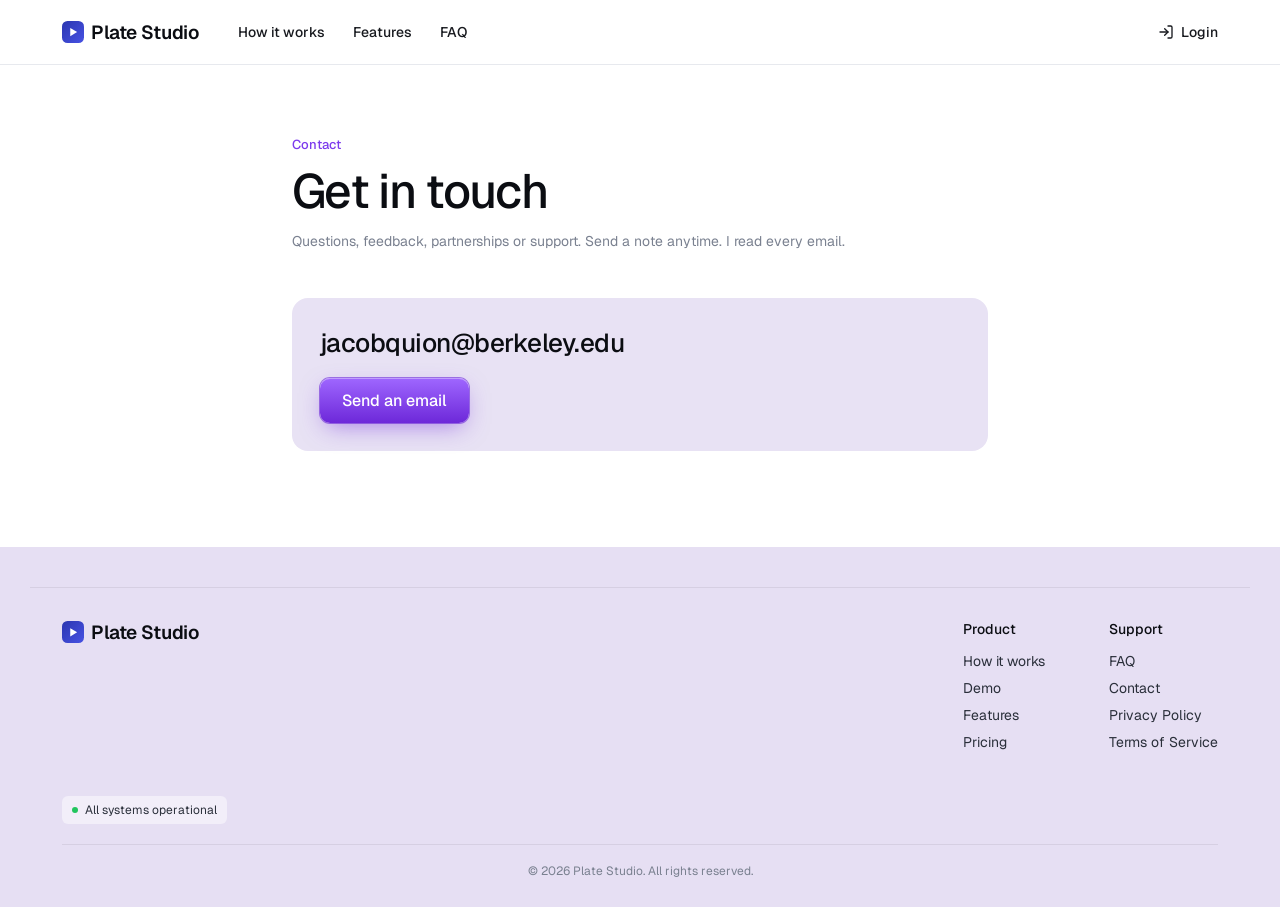
<file: contact.html>
<!doctype html>
<html lang="en">
<head>
  <meta charset="utf-8" />
  <meta name="viewport" content="width=device-width, initial-scale=1" />
  <title>Contact | Plate Studio</title>
  <meta name="description" content="Get in touch with Plate Studio. I read every email." />
  <link rel="icon" href="favicon.svg?v=3" type="image/svg+xml" />
  <link rel="apple-touch-icon" href="apple-touch-icon.png?v=3" />
  <link rel="preconnect" href="https://fonts.googleapis.com" />
  <link rel="preconnect" href="https://fonts.gstatic.com" crossorigin />
  <link href="https://fonts.googleapis.com/css2?family=EB+Garamond:ital,wght@0,400;0,500;1,400&family=Geist:wght@400;500;600&display=swap" rel="stylesheet" />
  <link rel="stylesheet" href="styles.css?v=15" />
</head>
<body>

  <!-- NAV -->
  <header class="nav is-scrolled" id="nav">
    <div class="container nav__inner">
      <a href="index.html" class="logo" aria-label="Plate Studio home">
        <span class="logo__mark" aria-hidden="true"></span>Plate Studio
      </a>
      <nav class="nav__links" aria-label="Primary">
        <a href="index.html#how">How it works</a>
        <a href="index.html#features">Features</a>
        <a href="index.html#faq">FAQ</a>
      </nav>
      <a href="https://platestudioapp.vercel.app/" class="nav__login"><svg width="16" height="16" viewBox="0 0 24 24" fill="none" stroke="currentColor" stroke-width="2" stroke-linecap="round" stroke-linejoin="round" aria-hidden="true"><path d="M15 3h4a2 2 0 0 1 2 2v14a2 2 0 0 1-2 2h-4"/><polyline points="10 17 15 12 10 7"/><line x1="15" y1="12" x2="3" y2="12"/></svg>Login</a>
    </div>
  </header>

  <main class="page">
    <div class="container">
      <p class="page__eyebrow">Contact</p>
      <h1 class="heading">Get in touch</h1>
      <p class="page__meta">Questions, feedback, partnerships or support. Send a note anytime. I read every email.</p>
      <div class="contact-card">
        <a class="contact-card__email" href="mailto:jacobquion@berkeley.edu">jacobquion@berkeley.edu</a>
        <div class="contact-card__actions">
          <a href="mailto:jacobquion@berkeley.edu" class="btn btn--blue btn--lg" id="send-email">Send an email</a>
          <p class="copied" id="copied" role="status" aria-live="polite"></p>
        </div>
      </div>
    </div>
  </main>

  <!-- FOOTER -->
  <footer class="footer">
    <div class="container">
      <div class="footer__grid">
        <a href="index.html" class="logo logo--dark"><span class="logo__mark" aria-hidden="true"></span>Plate Studio</a>
        <div class="footer__cols">
          <div><h4>Product</h4><a href="index.html#how">How it works</a><a href="index.html#demo">Demo</a><a href="index.html#features">Features</a><a href="pricing.html">Pricing</a></div>
          <div><h4>Support</h4><a href="index.html#faq">FAQ</a><a href="contact.html">Contact</a><a href="privacy.html">Privacy Policy</a><a href="terms.html">Terms of Service</a></div>
        </div>
      </div>
      <p class="status-ok"><span></span>All systems operational</p>
      <div class="footer__bottom">
        <p>© <span id="year"></span> Plate Studio. All rights reserved.</p>
      </div>
    </div>
  </footer>

  <script>
    document.getElementById("year").textContent = new Date().getFullYear();

    // Copy the address too, for people without a mail app set up
    const copied = document.getElementById("copied");
    let hideTimer;
    document.getElementById("send-email").addEventListener("click", () => {
      navigator.clipboard?.writeText("jacobquion@berkeley.edu").then(() => {
        copied.textContent = "Copied to clipboard";
        copied.classList.add("is-on");
        clearTimeout(hideTimer);
        hideTimer = setTimeout(() => copied.classList.remove("is-on"), 2500);
      }).catch(() => {});
    });
  </script>
</body>
</html>
</file>
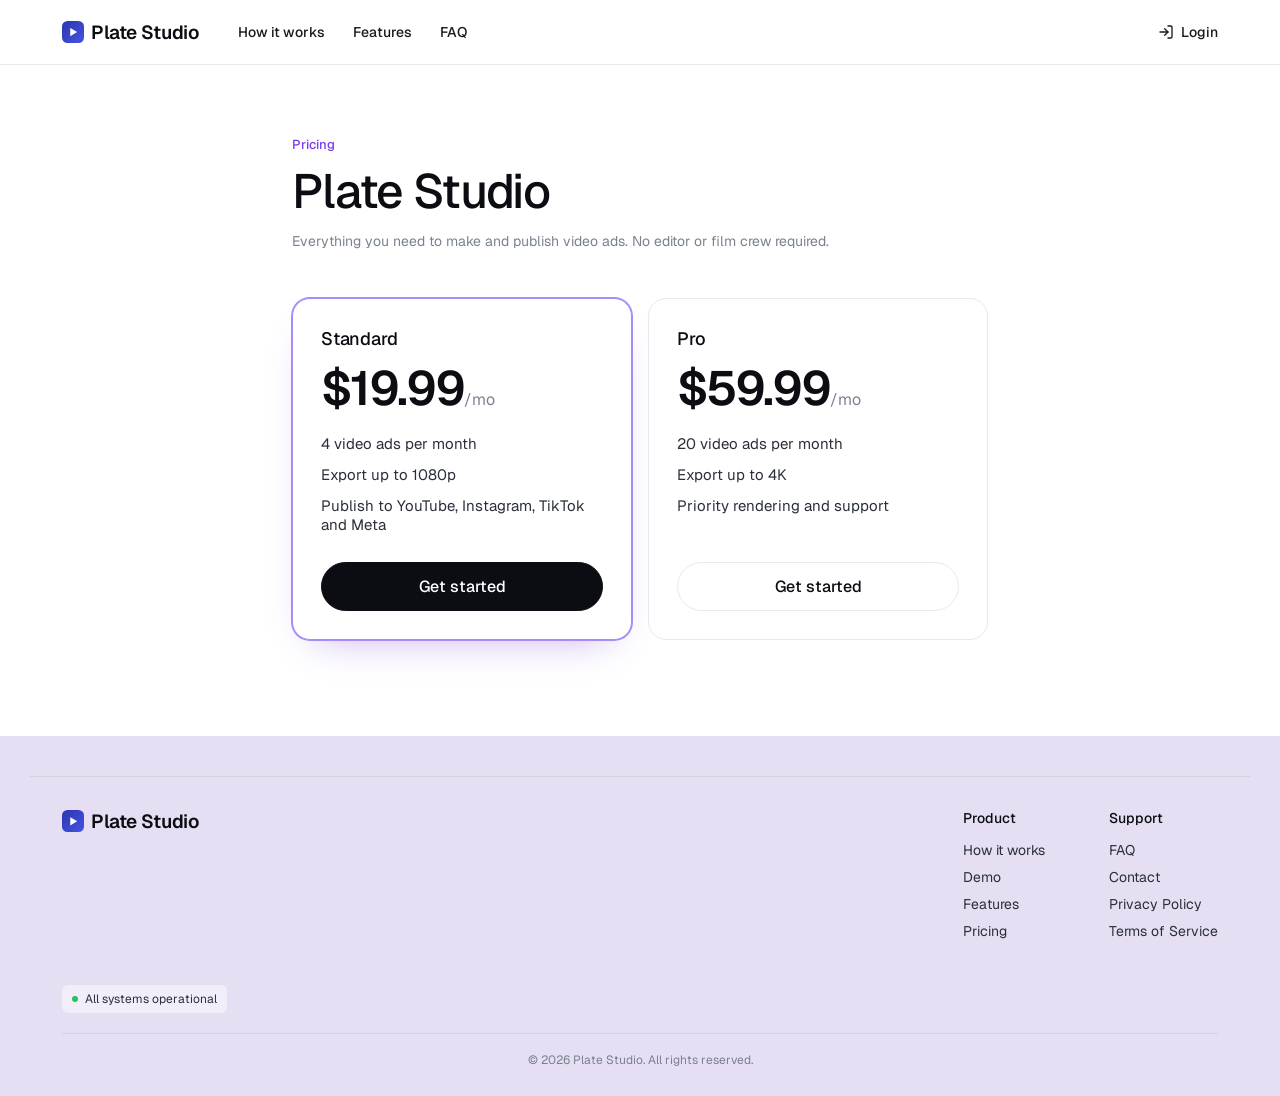
<file: pricing.html>
<!doctype html>
<html lang="en">
<head>
  <meta charset="utf-8" />
  <meta name="viewport" content="width=device-width, initial-scale=1" />
  <title>Pricing | Plate Studio</title>
  <meta name="description" content="Simple monthly pricing for Plate Studio: Standard at $19.99 and Pro at $59.99." />
  <link rel="icon" href="favicon.svg?v=3" type="image/svg+xml" />
  <link rel="apple-touch-icon" href="apple-touch-icon.png?v=3" />
  <link rel="preconnect" href="https://fonts.googleapis.com" />
  <link rel="preconnect" href="https://fonts.gstatic.com" crossorigin />
  <link href="https://fonts.googleapis.com/css2?family=EB+Garamond:ital,wght@0,400;0,500;1,400&family=Geist:wght@400;500;600&display=swap" rel="stylesheet" />
  <link rel="stylesheet" href="styles.css?v=15" />
</head>
<body>

  <!-- NAV -->
  <header class="nav is-scrolled" id="nav">
    <div class="container nav__inner">
      <a href="index.html" class="logo" aria-label="Plate Studio home">
        <span class="logo__mark" aria-hidden="true"></span>Plate Studio
      </a>
      <nav class="nav__links" aria-label="Primary">
        <a href="index.html#how">How it works</a>
        <a href="index.html#features">Features</a>
        <a href="index.html#faq">FAQ</a>
      </nav>
      <a href="https://platestudioapp.vercel.app/" class="nav__login"><svg width="16" height="16" viewBox="0 0 24 24" fill="none" stroke="currentColor" stroke-width="2" stroke-linecap="round" stroke-linejoin="round" aria-hidden="true"><path d="M15 3h4a2 2 0 0 1 2 2v14a2 2 0 0 1-2 2h-4"/><polyline points="10 17 15 12 10 7"/><line x1="15" y1="12" x2="3" y2="12"/></svg>Login</a>
    </div>
  </header>

  <main class="page">
    <div class="container">
      <p class="page__eyebrow">Pricing</p>
      <h1 class="heading">Plate Studio</h1>
      <p class="page__meta">Everything you need to make and publish video ads. No editor or film crew required.</p>
      <div class="plans">
        <div class="plan plan--featured">
          <h2 class="plan__name">Standard</h2>
          <p class="plan__price">$19.99<small>/mo</small></p>
          <ul class="plan__list">
            <li>4 video ads per month</li>
            <li>Export up to 1080p</li>
            <li>Publish to YouTube, Instagram, TikTok and Meta</li>
          </ul>
          <a href="https://platestudioapp.vercel.app/" class="plan__btn plan__btn--solid">Get started</a>
        </div>
        <div class="plan">
          <h2 class="plan__name">Pro</h2>
          <p class="plan__price">$59.99<small>/mo</small></p>
          <ul class="plan__list">
            <li>20 video ads per month</li>
            <li>Export up to 4K</li>
            <li>Priority rendering and support</li>
          </ul>
          <a href="https://platestudioapp.vercel.app/" class="plan__btn">Get started</a>
        </div>
      </div>
    </div>
  </main>

  <!-- FOOTER -->
  <footer class="footer">
    <div class="container">
      <div class="footer__grid">
        <a href="index.html" class="logo logo--dark"><span class="logo__mark" aria-hidden="true"></span>Plate Studio</a>
        <div class="footer__cols">
          <div><h4>Product</h4><a href="index.html#how">How it works</a><a href="index.html#demo">Demo</a><a href="index.html#features">Features</a><a href="pricing.html">Pricing</a></div>
          <div><h4>Support</h4><a href="index.html#faq">FAQ</a><a href="contact.html">Contact</a><a href="privacy.html">Privacy Policy</a><a href="terms.html">Terms of Service</a></div>
        </div>
      </div>
      <p class="status-ok"><span></span>All systems operational</p>
      <div class="footer__bottom">
        <p>© <span id="year"></span> Plate Studio. All rights reserved.</p>
      </div>
    </div>
  </footer>

  <script>document.getElementById("year").textContent = new Date().getFullYear();</script>
</body>
</html>
</file>
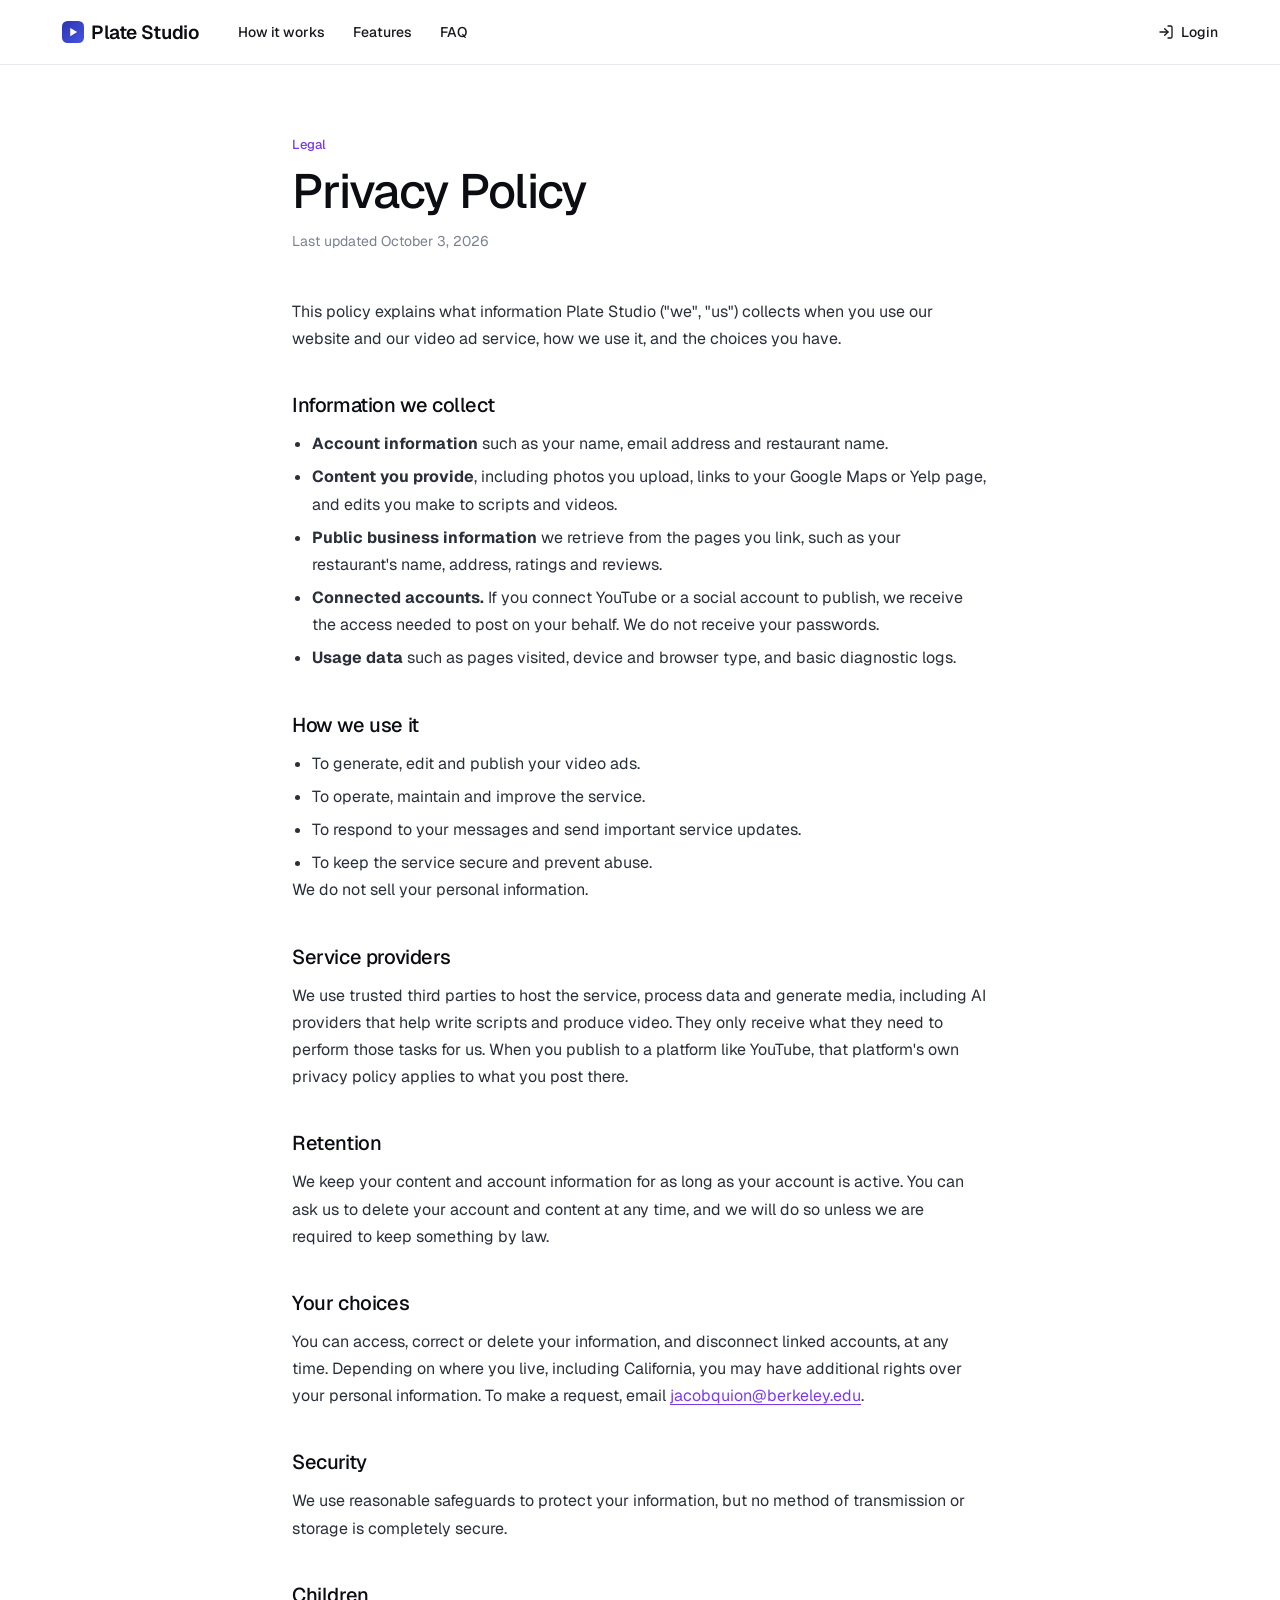
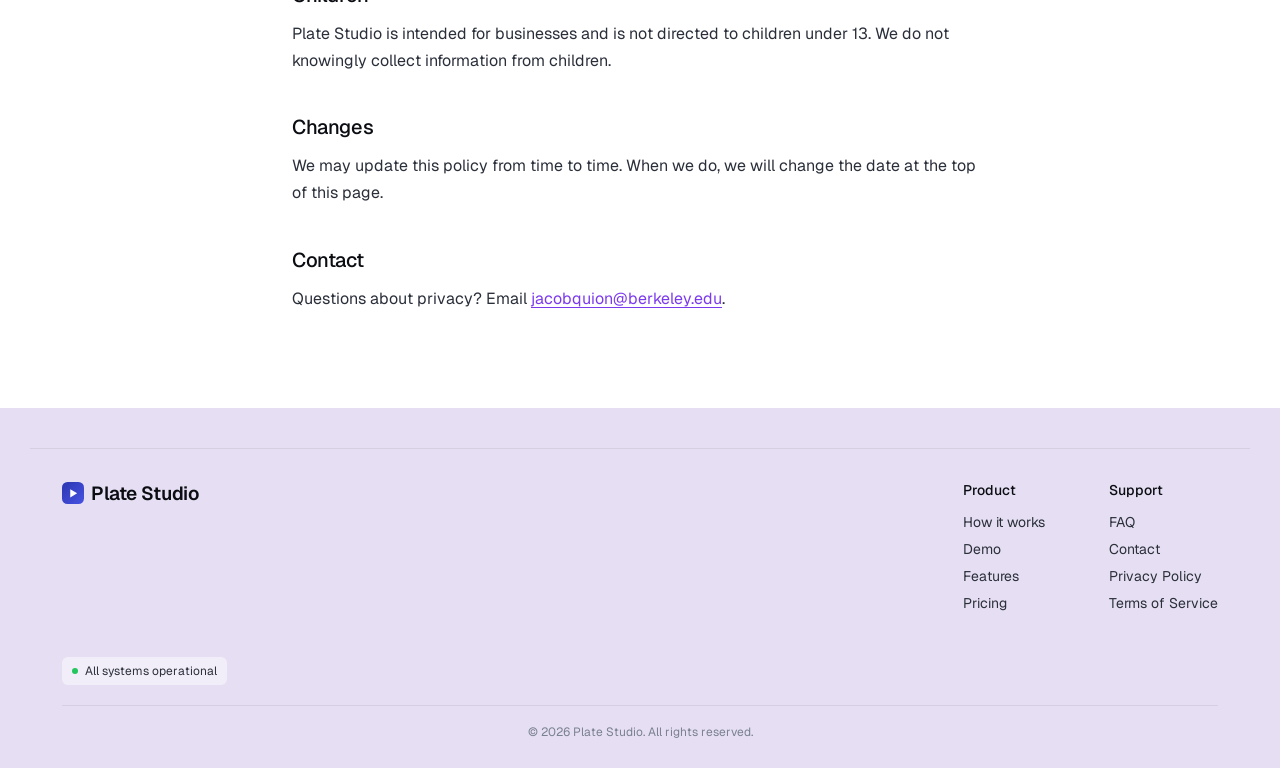
<file: privacy.html>
<!doctype html>
<html lang="en">
<head>
  <meta charset="utf-8" />
  <meta name="viewport" content="width=device-width, initial-scale=1" />
  <title>Privacy Policy | Plate Studio</title>
  <meta name="description" content="How Plate Studio collects, uses and protects your information." />
  <link rel="icon" href="favicon.svg?v=3" type="image/svg+xml" />
  <link rel="apple-touch-icon" href="apple-touch-icon.png?v=3" />
  <link rel="preconnect" href="https://fonts.googleapis.com" />
  <link rel="preconnect" href="https://fonts.gstatic.com" crossorigin />
  <link href="https://fonts.googleapis.com/css2?family=EB+Garamond:ital,wght@0,400;0,500;1,400&family=Geist:wght@400;500;600&display=swap" rel="stylesheet" />
  <link rel="stylesheet" href="styles.css?v=15" />
</head>
<body>

  <!-- NAV -->
  <header class="nav is-scrolled" id="nav">
    <div class="container nav__inner">
      <a href="index.html" class="logo" aria-label="Plate Studio home">
        <span class="logo__mark" aria-hidden="true"></span>Plate Studio
      </a>
      <nav class="nav__links" aria-label="Primary">
        <a href="index.html#how">How it works</a>
        <a href="index.html#features">Features</a>
        <a href="index.html#faq">FAQ</a>
      </nav>
      <a href="https://platestudioapp.vercel.app/" class="nav__login"><svg width="16" height="16" viewBox="0 0 24 24" fill="none" stroke="currentColor" stroke-width="2" stroke-linecap="round" stroke-linejoin="round" aria-hidden="true"><path d="M15 3h4a2 2 0 0 1 2 2v14a2 2 0 0 1-2 2h-4"/><polyline points="10 17 15 12 10 7"/><line x1="15" y1="12" x2="3" y2="12"/></svg>Login</a>
    </div>
  </header>

  <main class="page">
    <div class="container">
      <p class="page__eyebrow">Legal</p>
      <h1 class="heading">Privacy Policy</h1>
      <p class="page__meta">Last updated October 3, 2026</p>
      <div class="prose">
        <p>This policy explains what information Plate Studio ("we", "us") collects when you use our website and our video ad service, how we use it, and the choices you have.</p>

        <h2>Information we collect</h2>
        <ul>
          <li><b>Account information</b> such as your name, email address and restaurant name.</li>
          <li><b>Content you provide</b>, including photos you upload, links to your Google Maps or Yelp page, and edits you make to scripts and videos.</li>
          <li><b>Public business information</b> we retrieve from the pages you link, such as your restaurant's name, address, ratings and reviews.</li>
          <li><b>Connected accounts.</b> If you connect YouTube or a social account to publish, we receive the access needed to post on your behalf. We do not receive your passwords.</li>
          <li><b>Usage data</b> such as pages visited, device and browser type, and basic diagnostic logs.</li>
        </ul>

        <h2>How we use it</h2>
        <ul>
          <li>To generate, edit and publish your video ads.</li>
          <li>To operate, maintain and improve the service.</li>
          <li>To respond to your messages and send important service updates.</li>
          <li>To keep the service secure and prevent abuse.</li>
        </ul>
        <p>We do not sell your personal information.</p>

        <h2>Service providers</h2>
        <p>We use trusted third parties to host the service, process data and generate media, including AI providers that help write scripts and produce video. They only receive what they need to perform those tasks for us. When you publish to a platform like YouTube, that platform's own privacy policy applies to what you post there.</p>

        <h2>Retention</h2>
        <p>We keep your content and account information for as long as your account is active. You can ask us to delete your account and content at any time, and we will do so unless we are required to keep something by law.</p>

        <h2>Your choices</h2>
        <p>You can access, correct or delete your information, and disconnect linked accounts, at any time. Depending on where you live, including California, you may have additional rights over your personal information. To make a request, email <a href="mailto:jacobquion@berkeley.edu">jacobquion@berkeley.edu</a>.</p>

        <h2>Security</h2>
        <p>We use reasonable safeguards to protect your information, but no method of transmission or storage is completely secure.</p>

        <h2>Children</h2>
        <p>Plate Studio is intended for businesses and is not directed to children under 13. We do not knowingly collect information from children.</p>

        <h2>Changes</h2>
        <p>We may update this policy from time to time. When we do, we will change the date at the top of this page.</p>

        <h2>Contact</h2>
        <p>Questions about privacy? Email <a href="mailto:jacobquion@berkeley.edu">jacobquion@berkeley.edu</a>.</p>
      </div>
    </div>
  </main>

  <!-- FOOTER -->
  <footer class="footer">
    <div class="container">
      <div class="footer__grid">
        <a href="index.html" class="logo logo--dark"><span class="logo__mark" aria-hidden="true"></span>Plate Studio</a>
        <div class="footer__cols">
          <div><h4>Product</h4><a href="index.html#how">How it works</a><a href="index.html#demo">Demo</a><a href="index.html#features">Features</a><a href="pricing.html">Pricing</a></div>
          <div><h4>Support</h4><a href="index.html#faq">FAQ</a><a href="contact.html">Contact</a><a href="privacy.html">Privacy Policy</a><a href="terms.html">Terms of Service</a></div>
        </div>
      </div>
      <p class="status-ok"><span></span>All systems operational</p>
      <div class="footer__bottom">
        <p>© <span id="year"></span> Plate Studio. All rights reserved.</p>
      </div>
    </div>
  </footer>

  <script>document.getElementById("year").textContent = new Date().getFullYear();</script>
</body>
</html>
</file>
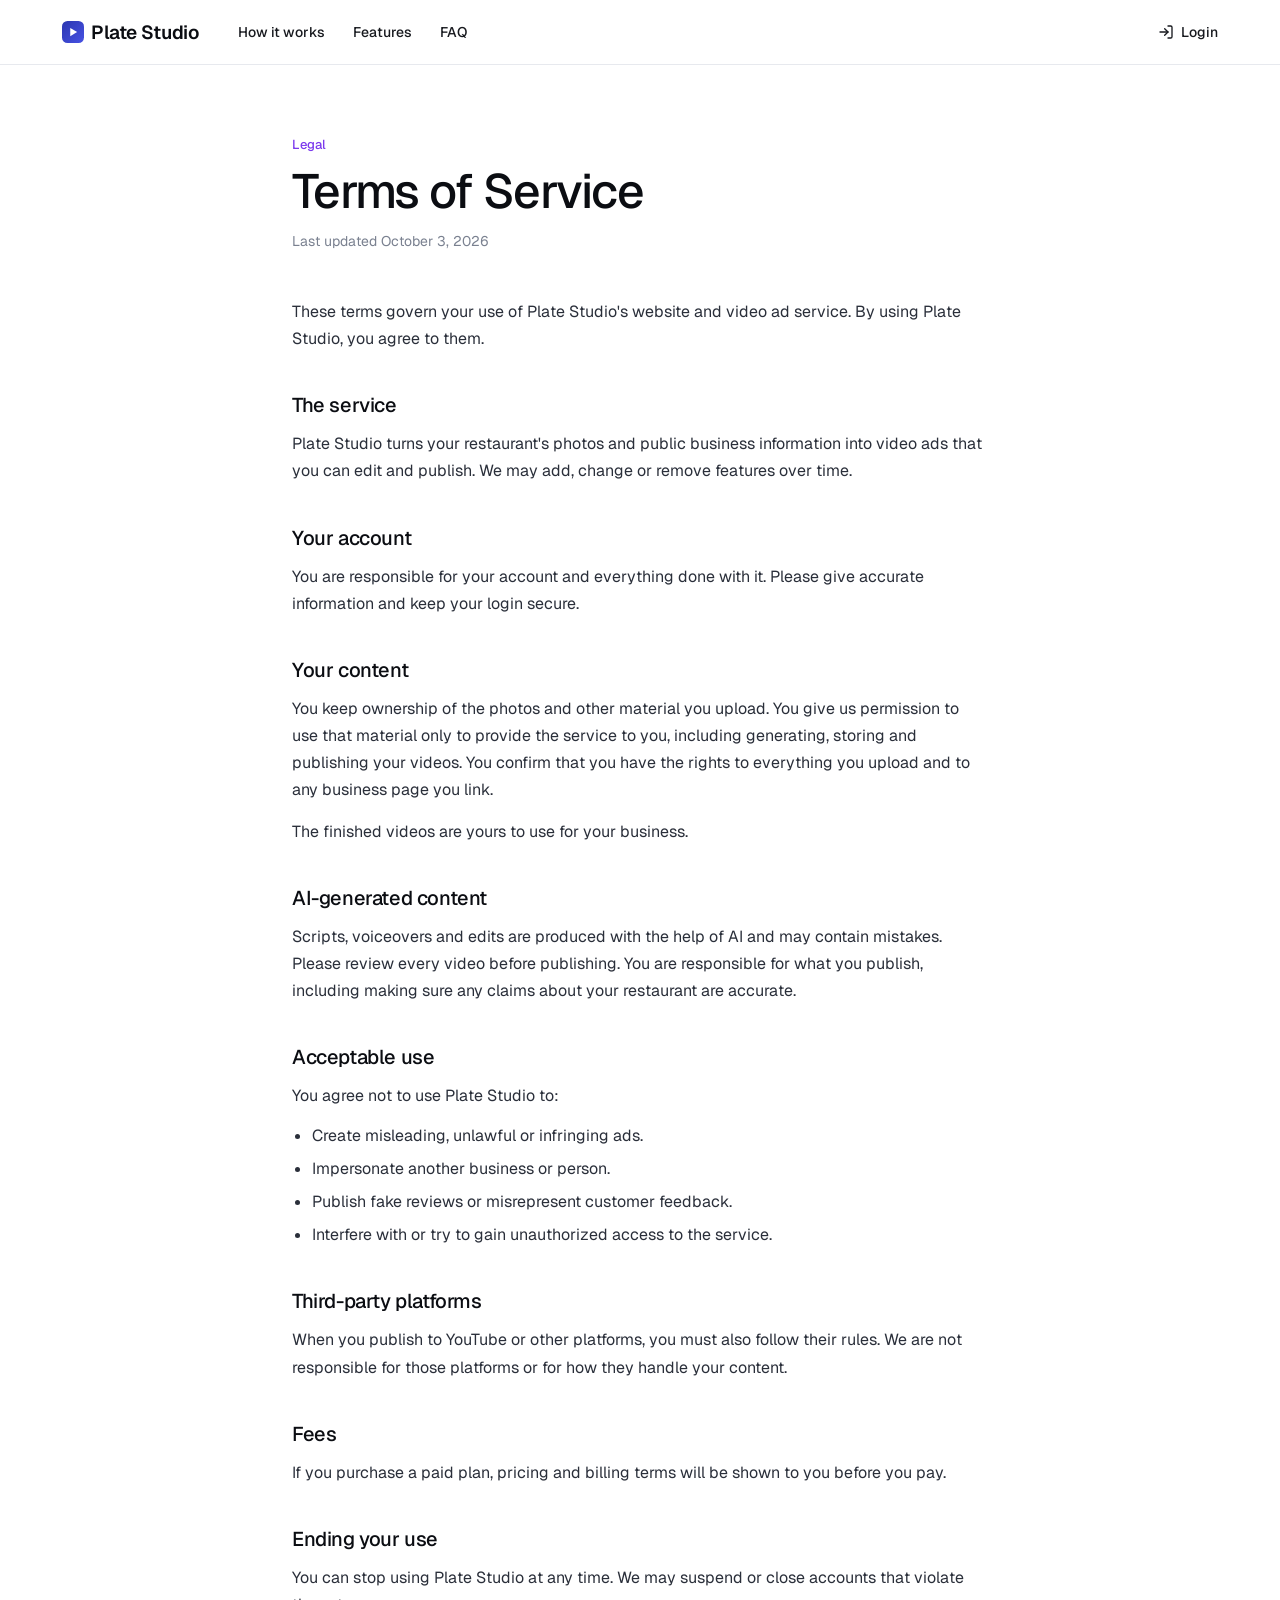
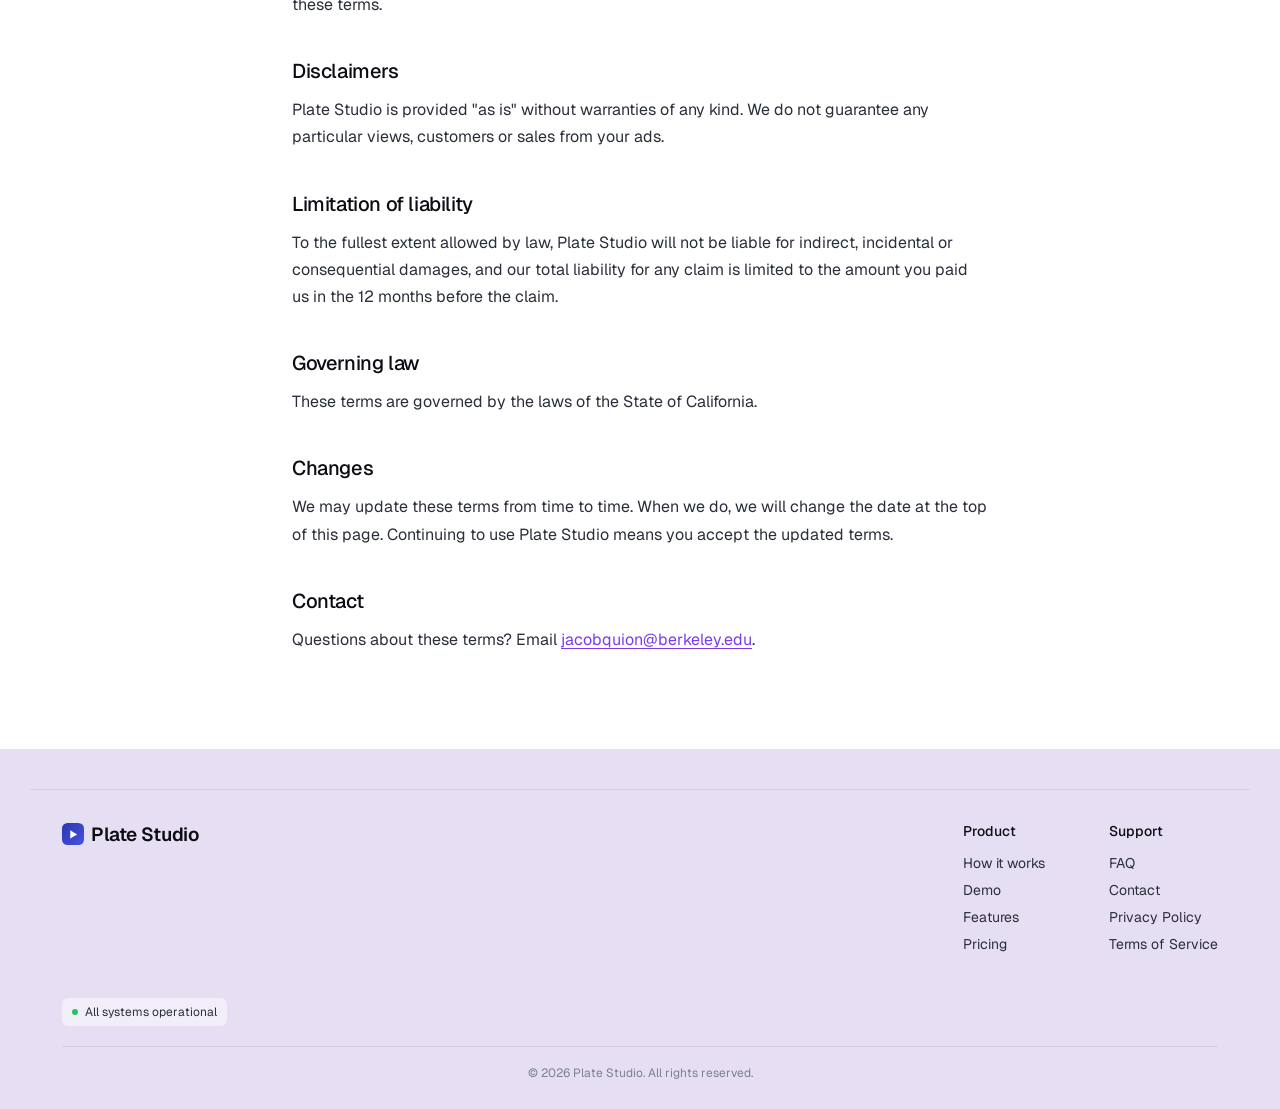
<file: terms.html>
<!doctype html>
<html lang="en">
<head>
  <meta charset="utf-8" />
  <meta name="viewport" content="width=device-width, initial-scale=1" />
  <title>Terms of Service | Plate Studio</title>
  <meta name="description" content="The terms that govern your use of Plate Studio." />
  <link rel="icon" href="favicon.svg?v=3" type="image/svg+xml" />
  <link rel="apple-touch-icon" href="apple-touch-icon.png?v=3" />
  <link rel="preconnect" href="https://fonts.googleapis.com" />
  <link rel="preconnect" href="https://fonts.gstatic.com" crossorigin />
  <link href="https://fonts.googleapis.com/css2?family=EB+Garamond:ital,wght@0,400;0,500;1,400&family=Geist:wght@400;500;600&display=swap" rel="stylesheet" />
  <link rel="stylesheet" href="styles.css?v=15" />
</head>
<body>

  <!-- NAV -->
  <header class="nav is-scrolled" id="nav">
    <div class="container nav__inner">
      <a href="index.html" class="logo" aria-label="Plate Studio home">
        <span class="logo__mark" aria-hidden="true"></span>Plate Studio
      </a>
      <nav class="nav__links" aria-label="Primary">
        <a href="index.html#how">How it works</a>
        <a href="index.html#features">Features</a>
        <a href="index.html#faq">FAQ</a>
      </nav>
      <a href="https://platestudioapp.vercel.app/" class="nav__login"><svg width="16" height="16" viewBox="0 0 24 24" fill="none" stroke="currentColor" stroke-width="2" stroke-linecap="round" stroke-linejoin="round" aria-hidden="true"><path d="M15 3h4a2 2 0 0 1 2 2v14a2 2 0 0 1-2 2h-4"/><polyline points="10 17 15 12 10 7"/><line x1="15" y1="12" x2="3" y2="12"/></svg>Login</a>
    </div>
  </header>

  <main class="page">
    <div class="container">
      <p class="page__eyebrow">Legal</p>
      <h1 class="heading">Terms of Service</h1>
      <p class="page__meta">Last updated October 3, 2026</p>
      <div class="prose">
        <p>These terms govern your use of Plate Studio's website and video ad service. By using Plate Studio, you agree to them.</p>

        <h2>The service</h2>
        <p>Plate Studio turns your restaurant's photos and public business information into video ads that you can edit and publish. We may add, change or remove features over time.</p>

        <h2>Your account</h2>
        <p>You are responsible for your account and everything done with it. Please give accurate information and keep your login secure.</p>

        <h2>Your content</h2>
        <p>You keep ownership of the photos and other material you upload. You give us permission to use that material only to provide the service to you, including generating, storing and publishing your videos. You confirm that you have the rights to everything you upload and to any business page you link.</p>
        <p>The finished videos are yours to use for your business.</p>

        <h2>AI-generated content</h2>
        <p>Scripts, voiceovers and edits are produced with the help of AI and may contain mistakes. Please review every video before publishing. You are responsible for what you publish, including making sure any claims about your restaurant are accurate.</p>

        <h2>Acceptable use</h2>
        <p>You agree not to use Plate Studio to:</p>
        <ul>
          <li>Create misleading, unlawful or infringing ads.</li>
          <li>Impersonate another business or person.</li>
          <li>Publish fake reviews or misrepresent customer feedback.</li>
          <li>Interfere with or try to gain unauthorized access to the service.</li>
        </ul>

        <h2>Third-party platforms</h2>
        <p>When you publish to YouTube or other platforms, you must also follow their rules. We are not responsible for those platforms or for how they handle your content.</p>

        <h2>Fees</h2>
        <p>If you purchase a paid plan, pricing and billing terms will be shown to you before you pay.</p>

        <h2>Ending your use</h2>
        <p>You can stop using Plate Studio at any time. We may suspend or close accounts that violate these terms.</p>

        <h2>Disclaimers</h2>
        <p>Plate Studio is provided "as is" without warranties of any kind. We do not guarantee any particular views, customers or sales from your ads.</p>

        <h2>Limitation of liability</h2>
        <p>To the fullest extent allowed by law, Plate Studio will not be liable for indirect, incidental or consequential damages, and our total liability for any claim is limited to the amount you paid us in the 12 months before the claim.</p>

        <h2>Governing law</h2>
        <p>These terms are governed by the laws of the State of California.</p>

        <h2>Changes</h2>
        <p>We may update these terms from time to time. When we do, we will change the date at the top of this page. Continuing to use Plate Studio means you accept the updated terms.</p>

        <h2>Contact</h2>
        <p>Questions about these terms? Email <a href="mailto:jacobquion@berkeley.edu">jacobquion@berkeley.edu</a>.</p>
      </div>
    </div>
  </main>

  <!-- FOOTER -->
  <footer class="footer">
    <div class="container">
      <div class="footer__grid">
        <a href="index.html" class="logo logo--dark"><span class="logo__mark" aria-hidden="true"></span>Plate Studio</a>
        <div class="footer__cols">
          <div><h4>Product</h4><a href="index.html#how">How it works</a><a href="index.html#demo">Demo</a><a href="index.html#features">Features</a><a href="pricing.html">Pricing</a></div>
          <div><h4>Support</h4><a href="index.html#faq">FAQ</a><a href="contact.html">Contact</a><a href="privacy.html">Privacy Policy</a><a href="terms.html">Terms of Service</a></div>
        </div>
      </div>
      <p class="status-ok"><span></span>All systems operational</p>
      <div class="footer__bottom">
        <p>© <span id="year"></span> Plate Studio. All rights reserved.</p>
      </div>
    </div>
  </footer>

  <script>document.getElementById("year").textContent = new Date().getFullYear();</script>
</body>
</html>
</file>
<file: styles.css>
:root {
  --ink: #0b0d12;
  --ink-2: #2a2f3a;
  --muted: #7a8190;
  --line: #e7e9ee;
  --blue: #7c3aed;
  --blue-2: #a78bfa;
  --panel: #e8e2f4;
  --sans: "Geist", ui-sans-serif, system-ui, -apple-system, sans-serif;
  --serif: "EB Garamond", Georgia, serif;
}

* { box-sizing: border-box; margin: 0; padding: 0; }
html { scroll-behavior: smooth; }
body {
  font-family: var(--sans);
  color: var(--ink);
  background: #fff;
  -webkit-font-smoothing: antialiased;
  overflow-x: hidden;
}
a { color: inherit; text-decoration: none; }
img, svg { display: block; }
button { font: inherit; border: 0; background: none; cursor: pointer; }

.container { width: 100%; max-width: 1220px; margin: 0 auto; padding: 0 16px; }
@media (min-width: 768px) { .container { padding: 0 32px; } }

/* ---------- Buttons ---------- */
.btn {
  display: inline-flex; align-items: center; gap: 8px;
  font-weight: 500; border-radius: 10px; transition: transform .15s, box-shadow .15s, background .15s;
}
.btn:hover { transform: translateY(-1px); }
.btn--sm { padding: 8px 14px; font-size: 14px; }
.btn--lg { padding: 12px 22px; font-size: 16px; }
.btn--blue {
  color: #fff;
  background: linear-gradient(180deg, #9f67ff 0%, #6d28d9 100%);
  box-shadow: inset 0 1px 0 rgba(255,255,255,.35), 0 8px 24px -6px rgba(109,40,217,.55), 0 0 0 1px rgba(109,40,217,.6);
}
.btn--glass {
  color: #fff;
  background: rgba(255,255,255,.18);
  box-shadow: inset 0 0 0 1px rgba(255,255,255,.35);
  backdrop-filter: blur(10px);
}

/* ---------- Nav ---------- */
.nav { position: absolute; inset: 0 0 auto; z-index: 50; }
.nav__inner { height: 64px; display: flex; align-items: center; gap: 40px; }
.nav__links { display: flex; gap: 28px; font-size: 14px; font-weight: 500; color: #fff; }
.nav__links a { opacity: .95; }
.nav__links a:hover { opacity: 1; }
.nav__login { margin-left: auto; display: inline-flex; align-items: center; gap: 7px; font-size: 14px; font-weight: 500; color: #fff; opacity: .95; }
.nav__login:hover { opacity: 1; }
.logo { display: inline-flex; align-items: center; gap: 7px; font-weight: 600; font-size: 19px; letter-spacing: -.02em; color: #fff; }
/* Matches the app icon (favicon.svg): blue rounded square with a white play triangle */
.logo__mark {
  width: 22px; height: 22px; border-radius: 25%; flex: none;
  background: linear-gradient(135deg, #2b36b0, #4752e3); position: relative;
}
.logo__mark::after {
  content: ""; position: absolute; inset: 0; background: #fff;
  clip-path: polygon(37.5% 31.25%, 37.5% 68.75%, 68.75% 50%);
}
.logo--dark { color: var(--ink); }

.nav.is-scrolled { background: rgba(255,255,255,.8); backdrop-filter: blur(14px); box-shadow: 0 1px 0 var(--line); }
.nav.is-scrolled .logo, .nav.is-scrolled .nav__links { color: var(--ink); }
.nav.is-scrolled .nav__login { color: var(--ink); }
@media (max-width: 640px) { .nav__links { display: none; } }

/* Floating CTA, revealed by script.js once the demo video scrolls into view */
.float-cta {
  position: fixed; z-index: 60; top: 14px; right: max(16px, calc((100vw - 1220px) / 2 + 32px));
  display: inline-flex; align-items: center; gap: 9px;
  padding: 11px 20px; border-radius: 14px; font-size: 15px; font-weight: 500; color: #fff;
  background: linear-gradient(180deg, #9f67ff 0%, #6d28d9 100%);
  box-shadow: inset 0 1px 0 rgba(255,255,255,.35), 0 8px 24px -6px rgba(109,40,217,.55), 0 0 0 1px rgba(109,40,217,.6);
  opacity: 0; translate: 0 -12px; pointer-events: none;
  transition: opacity .3s, translate .3s cubic-bezier(.2,.7,.2,1), box-shadow .15s;
}
.float-cta.is-on { opacity: 1; translate: 0 0; pointer-events: auto; }
.float-cta:hover { box-shadow: inset 0 1px 0 rgba(255,255,255,.35), 0 14px 32px -8px rgba(109,40,217,.65), 0 0 0 1px rgba(109,40,217,.6); }
@media (max-width: 640px) { .float-cta { font-size: 14px; padding: 9px 16px; } }

/* ---------- Hero ---------- */
.hero { position: relative; padding-top: 128px; }
.hero__sky {
  position: absolute; inset: 0 0 auto; height: 800px; overflow: hidden; z-index: -1;
  background:
    radial-gradient(40% 35% at 76% 48%, rgba(216,180,254,.45), rgba(216,180,254,0) 70%),
    radial-gradient(80% 60% at 50% 100%, rgba(168,85,247,.55), rgba(168,85,247,0) 70%),
    linear-gradient(180deg, #0f0621 0%, #1c0b3d 30%, #34166e 55%, #5b2ea6 72%, #c9b6f2 90%);
  -webkit-mask-image: radial-gradient(120% 100% at 50% 0%, #000 72%, transparent 100%);
          mask-image: radial-gradient(120% 100% at 50% 0%, #000 72%, transparent 100%);
}
.hero__sun {
  position: absolute; left: 79%; top: 51%; width: 130px; height: 130px;
  transform: translate(-50%, -50%) perspective(500px) rotateY(-28deg) rotateX(55deg); /* tilted back and turned toward the page center */
  border-radius: 50%;
  /* Plate: flat well, a soft ring where it lifts, then a brighter rim */
  background:
    radial-gradient(circle at 38% 34%, rgba(255,255,255,.9), transparent 45%),
    radial-gradient(circle, #f6f0ff 0 54%, #dccbfb 58%, #f3ecff 63%, #fff 82%, #e2d4fb 100%);
  box-shadow: inset 0 -3px 8px rgba(120,80,200,.25), 3px 7px 0 -1px #c9b3f3, 5px 11px 12px -4px rgba(60,20,120,.35), 0 0 40px 10px rgba(216,180,254,.3), 0 0 140px 50px rgba(168,85,247,.15);
}
.hero__sky::before {
  content: ""; position: absolute; inset: 0 0 45%;
  background-image:
    radial-gradient(1.5px 1.5px at 12% 18%, #fff, transparent), radial-gradient(1px 1px at 28% 8%, #fff, transparent),
    radial-gradient(1.5px 1.5px at 42% 26%, #fff, transparent), radial-gradient(1px 1px at 58% 12%, #fff, transparent),
    radial-gradient(1.5px 1.5px at 70% 22%, #fff, transparent), radial-gradient(1px 1px at 86% 10%, #fff, transparent),
    radial-gradient(1px 1px at 93% 30%, #fff, transparent), radial-gradient(1px 1px at 6% 36%, #fff, transparent),
    radial-gradient(1.5px 1.5px at 20% 44%, #fff, transparent), radial-gradient(1px 1px at 36% 40%, #fff, transparent),
    radial-gradient(1px 1px at 64% 38%, #fff, transparent), radial-gradient(1.5px 1.5px at 82% 44%, #fff, transparent);
  opacity: .7; animation: twinkle 4s ease-in-out infinite;
}
@keyframes twinkle { 50% { opacity: .35; } }
.hero__hills { position: absolute; left: 0; right: 0; bottom: 0; width: 100%; height: 55%; opacity: .7; }

.hero__inner { text-align: center; display: flex; flex-direction: column; align-items: center; }
.hero__title {
  font-family: var(--serif); font-weight: 400; color: #fff;
  font-size: clamp(48px, 7vw, 84px); line-height: 1.02; letter-spacing: -.02em;
  text-shadow: 0 2px 30px rgba(10,0,40,.45);
}
.hero__rule { width: 280px; height: 1px; margin: 22px 0; background: linear-gradient(90deg, transparent, rgba(255,255,255,.7), transparent); }
.hero__sub { max-width: 560px; color: rgba(255,255,255,.92); font-size: 18px; line-height: 1.5; text-shadow: 0 1px 12px rgba(10,0,40,.45); }
.hero__ctas { margin-top: 32px; }

/* Demo placeholder */
.demo {
  position: relative; margin: 72px auto 0; max-width: 1180px; aspect-ratio: 1.72;
  border-radius: 18px; overflow: hidden; isolation: isolate;
  display: flex; flex-direction: column; align-items: center;
  background: #f4c48a;
  box-shadow: 0 0 0 1px rgba(255,255,255,.25), 0 50px 100px -30px rgba(20,0,60,.65);
}
/* macOS-style swirl wallpaper, built from gradients */
.demo::before, .demo::after { content: ""; position: absolute; z-index: -1; pointer-events: none; }
.demo::before {
  inset: -30%;
  background:
    radial-gradient(28% 40% at 22% 88%, rgba(40,95,225,.95), transparent 70%),
    radial-gradient(22% 30% at 30% 62%, rgba(150,110,220,.7), transparent 70%),
    radial-gradient(25% 30% at 78% 58%, rgba(190,120,215,.55), transparent 70%),
    conic-gradient(from 215deg at 50% 78%,
      #2f63d6 0deg, #4f7fe6 22deg, #9a7fe0 48deg, #f2a6a0 70deg, #fbc98e 92deg,
      #f7e3b8 118deg, #f6b877 140deg, #f19a6a 160deg, #c690d8 185deg, #f0a979 210deg,
      #fad7a1 235deg, #f6b06f 265deg, #7d78dc 300deg, #2f63d6 360deg);
  filter: blur(28px) saturate(1.1);
}
.demo::after {
  inset: 0;
  background:
    radial-gradient(60% 45% at 50% 0%, rgba(255,240,210,.85), transparent 70%),
    radial-gradient(45% 55% at 0% 85%, rgba(40,90,220,.75), transparent 70%),
    radial-gradient(35% 50% at 100% 70%, rgba(245,150,90,.55), transparent 70%),
    repeating-conic-gradient(from 200deg at 50% 85%, rgba(255,255,255,.10) 0deg 6deg, rgba(255,255,255,0) 6deg 14deg);
  mix-blend-mode: soft-light;
}

.demo__menubar {
  width: 100%; height: 32px; flex: none; color: #fff; background: rgba(255,255,255,.18); backdrop-filter: blur(10px);
}

.demo__window {
  width: 82%; margin: auto 0 56px; border-radius: 14px; overflow: hidden;
  background: #15161a;
  box-shadow: 0 0 0 1px rgba(255,255,255,.08), 0 30px 60px -15px rgba(20,10,40,.55);
}
.demo__bar { display: flex; gap: 7px; padding: 12px 14px; background: #1d1e23; }
.demo__bar span { width: 11px; height: 11px; border-radius: 50%; background: #d7dbe3; }
.demo__bar span:nth-child(1) { background: #ff5f57; } .demo__bar span:nth-child(2) { background: #febc2e; } .demo__bar span:nth-child(3) { background: #28c840; }
.demo__screen {
  aspect-ratio: 16 / 9; display: grid; place-content: center; justify-items: center; gap: 30px;
  background: radial-gradient(60% 60% at 50% 45%, rgba(139,92,246,.28), transparent 70%), #111216;
}
.demo__screen--video { position: relative; display: block; overflow: hidden; background: #000; }
.demo__screen--video video { position: absolute; inset: 0; width: 100%; height: 100%; object-fit: cover; }

.demo__dock {
  position: absolute; bottom: 6px; left: 50%; translate: -50% 0;
  display: flex; align-items: center; gap: 10px; padding: 8px 10px;
  border-radius: 20px; background: rgba(255,255,255,.28); backdrop-filter: blur(14px);
  box-shadow: inset 0 0 0 1px rgba(255,255,255,.4);
}
.dock-app {
  width: 48px; height: 48px; border-radius: 12px; position: relative; display: grid; place-items: center;
  box-shadow: 0 4px 10px -4px rgba(0,0,0,.3);
}
.dock-app--grid { background: #f4f4f6; grid-template-columns: repeat(3, 8px); gap: 3px; place-content: center; }
.dock-app--grid i { width: 8px; height: 8px; border-radius: 2px; background: hsl(calc(var(--n, 0) * 40), 80%, 60%); }
.dock-app--grid i:nth-child(1){--n:0} .dock-app--grid i:nth-child(2){--n:1} .dock-app--grid i:nth-child(3){--n:2}
.dock-app--grid i:nth-child(4){--n:3} .dock-app--grid i:nth-child(5){--n:4} .dock-app--grid i:nth-child(6){--n:5}
.dock-app--grid i:nth-child(7){--n:6} .dock-app--grid i:nth-child(8){--n:7} .dock-app--grid i:nth-child(9){--n:8}
.dock-app--compass { background: #fff; }
.dock-app--compass::before { content: ""; width: 38px; height: 38px; border-radius: 50%; background: radial-gradient(circle, #5ac8fa, #1a73e8); }
.dock-app--compass::after { content: ""; position: absolute; width: 4px; height: 26px; border-radius: 2px; background: linear-gradient(#ff3b30 50%, #fff 50%); rotate: 45deg; }
.dock-app--gear { background: radial-gradient(circle, #9a9ca3 0 30%, #3b3d42 31% 45%, #8e9097 46% 60%, #2c2d31 61%); }
.dock-app--brand { background: linear-gradient(135deg, #2b36b0, #4752e3); color: #fff; }
.dock-app--brand .logo__mark { width: 100%; height: 100%; background: none; }
.dock-app--trash { background: linear-gradient(180deg, #fafafa, #d9d9de); border-radius: 6px 6px 12px 12px; width: 38px; margin: 0 5px; }
.dock-sep { width: 1px; height: 40px; background: rgba(255,255,255,.5); }

@media (max-width: 640px) {
  .demo { aspect-ratio: auto; }
  .demo__window { width: 90%; margin: 20px 0; }
  .demo__dock { position: static; translate: none; margin-bottom: 14px; }
  .dock-app { width: 32px; height: 32px; border-radius: 8px; }
  .dock-app--compass::before { width: 24px; height: 24px; } .dock-app--compass::after { height: 16px; }
  .dock-app--grid { grid-template-columns: repeat(3, 5px); gap: 2px; } .dock-app--grid i { width: 5px; height: 5px; }
  .dock-app--trash { width: 26px; }
}
.demo__play {
  width: 84px; height: 84px; border-radius: 50%; display: grid; place-items: center; color: #fff; padding-left: 5px;
  background: linear-gradient(180deg, #9f67ff, #6d28d9);
  box-shadow: 0 0 0 10px rgba(255,255,255,.12), 0 20px 40px -10px rgba(109,40,217,.6);
  transition: transform .2s;
}
.demo__play:hover { transform: scale(1.05); }
.demo__label { color: rgba(255,255,255,.85); font-weight: 500; }
@media (max-width: 640px) {
  .hero { padding-top: 104px; }
  .hero__sun { left: 88%; top: 15%; width: clamp(40px, 15vw, 56px); height: clamp(40px, 15vw, 56px); }
  .hero__title { font-size: clamp(38px, 12vw, 48px); }
  .hero__rule { width: min(280px, 70%); margin: 18px 0; }
  .hero__sub { font-size: 16px; }
  .hero__ctas { margin-top: 26px; }
  .demo { margin-top: 48px; border-radius: 14px; }
}

/* ---------- Sections ---------- */
.section { padding: 120px 0; }
.section--center { text-align: center; }
.heading {
  font-weight: 500; letter-spacing: -.035em; line-height: 1.1;
  font-size: clamp(34px, 4.4vw, 48px); color: var(--ink);
}
.heading .fade {
  background: linear-gradient(90deg, #3a3f4c, #7b8194);
  -webkit-background-clip: text; background-clip: text; color: transparent;
}
.heading--left { text-align: left; }
.sub { margin-top: 14px; color: var(--muted); font-size: 16px; }
@media (max-width: 640px) {
  .section { padding: 72px 0; }
  .heading { font-size: clamp(28px, 8.5vw, 34px); }
}

/* ---------- How ---------- */
.how { margin-top: 40px; display: grid; grid-template-columns: 1fr 1fr; gap: 24px; }
@media (max-width: 860px) { .how { grid-template-columns: 1fr; } }
.how__card { border-radius: 22px; padding: 36px 36px 44px; min-height: 520px; display: flex; flex-direction: column; overflow: hidden; }
.how__card h3 { font-size: 24px; font-weight: 500; letter-spacing: -.02em; line-height: 1.35; }
.how__card > p { margin-top: 12px; font-size: 16px; line-height: 1.55; max-width: 420px; }
.how__card--blue {
  color: #fff;
  background: linear-gradient(170deg, #8b5cf6 0%, #6d3fe0 55%, #5424c4 100%);
  box-shadow: inset 0 1px 0 rgba(255,255,255,.3), 0 20px 50px -25px rgba(109,40,217,.7);
}
.how__card--blue > p { color: rgba(255,255,255,.9); }
.how__card--light { background: linear-gradient(180deg, #f5f6fa, #e9ecf4); box-shadow: inset 0 0 0 1px #e1e4ec; }
.how__card--light > p { color: var(--muted); }
@media (max-width: 860px) { .how__card { min-height: 0; } }
@media (max-width: 640px) {
  .how { gap: 16px; }
  .how__card { padding: 28px 20px 24px; border-radius: 18px; }
  .how__card h3 { font-size: 21px; }
  .how__card > p { font-size: 15px; }
  .panel--frost { margin-top: 0; }
}

.pill { display: inline-flex; align-items: center; gap: 5px; padding: 0 10px; border-radius: 999px; vertical-align: 1px; }
.pill--light { background: rgba(255,255,255,.22); box-shadow: inset 0 0 0 1.5px rgba(255,255,255,.5); }
.pill--dark { background: #fff; box-shadow: 0 1px 3px rgba(0,0,0,.08); }

.scan { text-align: center; margin-top: 18px; }
.scan__timer { font-size: 34px; font-weight: 500; color: rgba(255,255,255,.75); font-variant-numeric: tabular-nums; }
.scan__label { font-size: 14px; color: rgba(255,255,255,.8); display: inline-flex; align-items: center; gap: 6px; }
.dot-live { width: 6px; height: 6px; border-radius: 50%; background: #ff6b6b; animation: blink 1.2s infinite; }
@keyframes blink { 50% { opacity: .2; } }

.wave { height: 60px; margin: 26px 0 30px; display: flex; align-items: center; gap: 4px; }
.wave i { flex: 1; min-width: 2px; max-width: 5px; height: 5px; border-radius: 3px; background: rgba(255,255,255,.6); transition: height .15s; }

.panel { border-radius: 12px; padding: 14px; margin-top: auto; font-size: 12px; }
.panel--frost { background: rgba(40,10,90,.35); backdrop-filter: blur(6px); box-shadow: 0 10px 30px -10px rgba(30,10,80,.6); color: rgba(255,255,255,.75); }
.panel--dark { background: #4a4c52; color: #d8dae0; box-shadow: 0 20px 40px -20px rgba(0,0,0,.5); margin-top: 0; }
.panel__tabs { display: flex; gap: 10px; justify-content: center; padding: 6px 0 10px; flex-wrap: wrap; }
.panel__tabs--dark { margin-top: 14px; }
.panel__tabs--steps span { transition: color .3s; }
.panel__tabs--steps span:nth-child(odd) { color: rgba(255,255,255,.5); }
.panel__tabs--steps span.is-on { color: #fff; }
.panel__tabs--steps span.is-on::before { content: "✦ "; }
.panel__input { border-radius: 9px; padding: 12px; background: rgba(255,255,255,.12); box-shadow: inset 0 0 0 1px rgba(255,255,255,.2); }
.panel__input--dark { position: relative; padding-right: 44px; }
.panel__input--ticker { display: flex; align-items: center; }
.ticker { min-width: 0; white-space: nowrap; overflow: hidden; text-overflow: ellipsis; transition: opacity .35s, translate .35s, filter .35s; }
.ticker.is-out { opacity: 0; translate: 0 -6px; filter: blur(4px); }
.caret { flex: none; width: 1.5px; height: 1.15em; margin-left: 2px; background: currentColor; animation: caret 1s steps(1) infinite; }
@keyframes caret { 50% { opacity: 0; } }
.panel__head { display: flex; justify-content: space-between; align-items: center; margin-bottom: 10px; }
.panel__muted { color: #b6b9c2; }
.tag { background: #5b21b6; color: #fff; padding: 4px 10px; border-radius: 8px; font-size: 11px; }
kbd { font-family: inherit; font-size: 10px; padding: 1px 5px; border-radius: 4px; box-shadow: inset 0 0 0 1px rgba(255,255,255,.35); margin: 0 1px; }
.send { position: absolute; right: 10px; top: 50%; transform: translateY(-50%); width: 24px; height: 24px; border-radius: 50%; background: #5b21b6; color: #fff; display: grid; place-items: center; font-size: 9px; }

.progress { height: 6px; border-radius: 4px; background: rgba(255,255,255,.12); overflow: hidden; }
.progress__bar { height: 100%; width: 0; background: linear-gradient(90deg, #a78bfa, #d8c7ff); border-radius: 4px; transition: width .12s linear; }

.toolbar {
  align-self: center; margin: 22px 0 10px; display: inline-flex; align-items: center; gap: 6px;
  padding: 5px; border-radius: 999px; background: #3b3d42;
}
.toolbar__logo { width: 22px; height: 22px; border-radius: 50%; border: 2px solid #fff; margin: 0 4px; }
.toolbar__btn { color: #fff; width: 38px; height: 26px; display: grid; place-items: center; border-radius: 999px; background: #26272b; }
.toolbar__stop { width: 26px; height: 26px; border-radius: 50%; background: #26272b; position: relative; }
.toolbar__stop::after { content: ""; position: absolute; inset: 8px; border-radius: 2px; background: #fff; }

/* ---------- Showcase ---------- */
.showcase {
  margin: 48px auto 0; max-width: 900px; border-radius: 24px; padding: 80px 80px 0; overflow: hidden;
  background: linear-gradient(180deg, #d0c2ec, #e9e3f6);
}
.window { background: #fff; border-radius: 12px 12px 0 0; box-shadow: 0 30px 60px -20px rgba(40,50,90,.35); text-align: left; }
.window__bar { display: flex; align-items: center; gap: 6px; padding: 10px 12px; border-bottom: 1px solid var(--line); }
.d { width: 9px; height: 9px; border-radius: 50%; }
.d--r { background: #ff5f57; } .d--y { background: #febc2e; } .d--g { background: #28c840; }
.window__search { margin: 0 auto; font-size: 11px; color: var(--muted); background: #f1f2f5; padding: 4px 60px; border-radius: 6px; }
.window__btn { font-size: 10px; color: var(--blue); background: #f1eafe; padding: 3px 8px; border-radius: 5px; }
.window__body { padding: 28px 12% 36px; }
.window__date { font-size: 11px; color: var(--muted); }
.window__title { font-size: 20px; font-weight: 600; letter-spacing: -.02em; margin: 4px 0 12px; }
.window__tabs { display: inline-flex; gap: 2px; padding: 2px; border-radius: 7px; background: #f1f2f5; font-size: 11px; color: var(--muted); }
.window__tabs span { padding: 3px 9px; border-radius: 5px; }
.window__tabs .on { background: #fff; color: var(--ink); box-shadow: 0 1px 2px rgba(0,0,0,.08); }
.frames { display: grid; grid-template-columns: repeat(5, 1fr); gap: 8px; margin: 18px 0 22px; }
.frame { aspect-ratio: 16/10; border-radius: 7px; position: relative; }
.frame span { position: absolute; left: 6px; bottom: 5px; font-size: 9px; color: #fff; background: rgba(0,0,0,.4); padding: 1px 5px; border-radius: 4px; }
.frame { background: #e9e4f5 center / cover no-repeat; }
.f1 { background-image: url("https://images.unsplash.com/photo-1569718212165-3a8278d5f624?w=480&q=70&auto=format&fit=crop"); } /* 0:00 steaming ramen */
.f2 { background-image: url("https://images.unsplash.com/photo-1591325418441-ff678baf78ef?w=480&q=70&auto=format&fit=crop"); } /* 0:08 the broth */
.f3 { background-image: url("https://images.unsplash.com/photo-1623341214825-9f4f963727da?w=480&q=70&auto=format&fit=crop"); } /* 0:17 review overlay */
.f4 { background-image: url("https://images.unsplash.com/photo-1785462857008-83e108e37f40?w=480&q=70&auto=format&fit=crop"); } /* 0:31 storefront */
.f5 { background-image: url("https://images.unsplash.com/photo-1638866281450-3933540af86a?w=480&q=70&auto=format&fit=crop"); } /* 0:44 end card */
.window__h { font-weight: 600; font-size: 14px; margin-bottom: 8px; }
.window__list { padding-left: 18px; font-size: 13px; line-height: 1.5; color: var(--ink-2); display: grid; gap: 6px; }
@media (max-width: 640px) {
  .showcase { padding: 24px 12px 0; margin-top: 36px; border-radius: 18px; }
  .d, .window__btn { flex: none; }
  .window__search { padding: 4px 12px; flex: 1; min-width: 0; text-align: center; white-space: nowrap; overflow: hidden; text-overflow: ellipsis; margin: 0 4px; }
  .window__btn { white-space: nowrap; }
  .window__body { padding: 20px 16px 24px; }
  .window__title { font-size: 17px; }
  .frames { grid-template-columns: repeat(3, 1fr); gap: 6px; }
  .frame:nth-child(n+4) { display: none; }
  .compat__label { margin-top: 48px; }
  .compat { gap: 14px 28px; font-size: 15px; }
}

/* ---------- Features ---------- */
.feats { margin-top: 48px; display: grid; grid-template-columns: repeat(3, 1fr); gap: 24px; text-align: left; }
@media (max-width: 900px) { .feats { grid-template-columns: 1fr; max-width: 480px; margin-left: auto; margin-right: auto; } }
.feat__art {
  aspect-ratio: 1.05; border-radius: 18px; padding: 18px; display: flex; flex-direction: column; justify-content: center; gap: 12px;
  background: linear-gradient(180deg, #d3c6ee, #e8e1f6);
}
.feat__art--purple { background: linear-gradient(160deg, #b99cf0, #8f6fe0 60%, #c5b6f0); }
.feat > p { margin-top: 18px; font-size: 17px; line-height: 1.5; color: var(--muted); }
.feat > p b { color: var(--ink); font-weight: 600; }
@media (max-width: 640px) {
  .feats { margin-top: 36px; gap: 40px; }
  .feat__art { aspect-ratio: auto; min-height: 280px; padding: 14px; }
  .feat > p { font-size: 16px; }
  .keys { gap: 6px; padding: 6px; }
  .keys span { font-size: 10px; padding: 9px 0; }
}

.mini { background: #fff; border-radius: 12px; padding: 14px; box-shadow: 0 10px 30px -15px rgba(40,50,90,.35); font-size: 12px; }
.mini__head { display: flex; justify-content: space-between; align-items: center; margin-bottom: 8px; }
.mini__head b { font-size: 13px; font-weight: 500; } .mini__head b span { color: var(--muted); font-size: 11px; }
.ok { font-size: 10px; background: #eef0f4; padding: 3px 7px; border-radius: 5px; }
.mini__row { display: flex; align-items: center; gap: 10px; padding: 8px 0; border-top: 1px solid #f0f1f4; }
.mini__row div { flex: 1; display: flex; flex-direction: column; }
.mini__row b { font-weight: 500; } .mini__row small { color: var(--muted); font-size: 10px; }
.mini__row em { font-style: normal; color: var(--ink-2); font-size: 11px; }
.av { width: 28px; height: 28px; border-radius: 50%; background: #fdf1e3; display: grid; place-items: center; font-size: 15px; }

.review { background: #fff; border-radius: 12px; padding: 18px; box-shadow: 0 10px 30px -15px rgba(40,50,90,.35); display: flex; flex-direction: column; gap: 10px; align-items: flex-start; }
.chip { font-size: 11px; padding: 4px 9px; border-radius: 6px; background: #f1eafe; color: var(--blue); font-weight: 500; }
.chip--alt { background: #fde8e8; color: #c62828; }
.stars { color: #f5a623; letter-spacing: 2px; }
.quote { font-size: 15px; font-weight: 500; letter-spacing: -.01em; line-height: 1.35; }
.lines { width: 100%; display: grid; gap: 6px; }
.lines span { height: 7px; border-radius: 4px; background: #eef0f4; } .lines .short { width: 60%; }

.ratios { flex: 1; display: flex; align-items: center; justify-content: center; gap: 12px; background: rgba(255,255,255,.18); border-radius: 12px; box-shadow: inset 0 0 0 1px rgba(255,255,255,.35); }
.r { display: grid; place-items: center; color: #fff; font-size: 12px; font-weight: 600; border-radius: 6px; background: rgba(255,255,255,.28); box-shadow: inset 0 0 0 1.5px rgba(255,255,255,.7); }
.r--wide { width: 34%; aspect-ratio: 16/9; } .r--tall { width: 17%; aspect-ratio: 9/16; } .r--sq { width: 22%; aspect-ratio: 1; }
.keys { display: flex; gap: 8px; padding: 8px; border-radius: 12px; background: rgba(255,255,255,.35); }
.keys span { flex: 1; text-align: center; background: #fff; border-radius: 8px; padding: 10px 0; font-size: 11px; font-weight: 500; box-shadow: 0 2px 4px rgba(0,0,0,.08); }

.compat__label { margin-top: 64px; font-size: 12px; font-weight: 500; letter-spacing: .12em; text-transform: uppercase; color: var(--muted); }
.compat { margin-top: 20px; display: flex; flex-wrap: wrap; justify-content: center; gap: 16px 44px; font-size: 16px; color: var(--ink-2); }
.compat span { display: inline-flex; align-items: center; gap: 10px; }
.compat svg { flex: none; width: 18px; height: 18px; fill: var(--c); }

/* ---------- Stats split ---------- */
.split { display: grid; grid-template-columns: 1fr 1fr; gap: 56px; align-items: center; }
.split > * { min-width: 0; }
@media (max-width: 900px) { .split { grid-template-columns: 1fr; gap: 48px; } }
.split__art { border-radius: 20px; padding: 36px; background: linear-gradient(180deg, #d3c6ee, #ebe5f6); display: grid; grid-template-columns: minmax(0, 1fr); place-items: center; }
.tablet { width: 100%; max-width: 340px; background: #fff; border-radius: 14px; padding: 22px; box-shadow: 0 0 0 8px rgba(255,255,255,.55), 0 30px 60px -20px rgba(40,50,90,.4); }
.tablet__meta { font-size: 10px; color: var(--muted); }
.tablet h4 { font-size: 17px; font-weight: 500; letter-spacing: -.02em; margin: 6px 0 12px; line-height: 1.3; }
.tablet__shots { display: grid; grid-template-columns: repeat(3, 1fr); gap: 6px; margin-top: 12px; }
.tablet__shots img { width: 100%; aspect-ratio: 4/3; object-fit: cover; border-radius: 6px; background: #e9e4f5; }
/* Content rotates, so every text line is locked to one line: the card never changes height */
.tablet__meta, .tablet h4, .tline p { white-space: nowrap; overflow: hidden; text-overflow: ellipsis; }
.tablet [data-t] { transition: opacity .35s; }
.tablet.is-swapping [data-t] { opacity: 0; }
.tline { margin-top: 12px; font-size: 11px; }
.tline b { color: #8b5cf6; font-weight: 500; } .tline b.grey { color: var(--ink-2); }
.tline small { color: var(--muted); font-size: 9px; margin-left: 6px; }
.tline p { margin-top: 2px; color: var(--ink-2); }
.split__text .heading { margin-bottom: 36px; }
.stat { display: grid; grid-template-columns: 140px 1fr; align-items: center; gap: 16px; padding: 24px 0; border-top: 1px solid var(--line); }
.stat:first-of-type { border-top: 0; }
.stat__num { font-size: 40px; font-weight: 400; letter-spacing: -.03em; }
.stat__num small { font-size: 20px; margin-left: 2px; }
.stat h3 { font-size: 26px; font-weight: 400; letter-spacing: -.02em; }
.stat div p { margin-top: 6px; color: var(--muted); font-size: 15px; line-height: 1.5; }
@media (max-width: 640px) {
  .split__art { padding: 24px 16px; border-radius: 18px; }
  .tablet { padding: 18px; }
  .split__text .heading { margin-bottom: 16px; }
  .stat { grid-template-columns: 84px 1fr; align-items: start; gap: 12px; padding: 20px 0; }
  .stat__num { font-size: 34px; line-height: 1; }
  .stat__num small { font-size: 16px; }
  .stat h3 { font-size: 21px; }
}

/* ---------- FAQ ---------- */
.faq { margin-top: 36px; }
.faq details { border-bottom: 1px solid var(--line); }
.faq summary {
  list-style: none; cursor: pointer; padding: 20px 0; font-size: 19px; font-weight: 500; letter-spacing: -.01em;
  display: flex; justify-content: space-between; align-items: center; gap: 16px;
}
.faq summary::-webkit-details-marker { display: none; }
.faq summary::after {
  content: ""; width: 9px; height: 9px; flex: none; margin-right: 6px;
  border-right: 2px solid var(--muted); border-bottom: 2px solid var(--muted);
  transform: rotate(45deg) translateY(-3px); transition: transform .2s;
}
.faq details[open] summary::after { transform: rotate(-135deg) translateY(-3px); }
.faq details p { padding: 0 0 22px; color: var(--muted); line-height: 1.6; }
@media (max-width: 640px) { .faq summary { font-size: 17px; padding: 18px 0; } }

/* ---------- CTA ---------- */
.cta { background: linear-gradient(180deg, #fff 0%, #ebe6f5 35%, #e6dff3 100%); padding: 180px 0 140px; }
.cta__inner { display: grid; grid-template-columns: 1.2fr 1fr; align-items: center; gap: 40px; }
@media (max-width: 800px) { .cta { padding: 96px 0 80px; } .cta__inner { grid-template-columns: 1fr; } .keycaps { display: none; } }
.cta h2 { font-size: clamp(22px, 2.4vw, 28px); font-weight: 500; letter-spacing: -.02em; line-height: 1.3; margin-bottom: 26px; }
.shine {
  background: linear-gradient(90deg, #7a62a8 0%, #7a62a8 40%, #d6c8f0 50%, #7a62a8 60%, #7a62a8 100%);
  background-size: 250% 100%; -webkit-background-clip: text; background-clip: text; color: transparent;
  animation: shine 4s linear infinite;
}
@keyframes shine { from { background-position: 100% 0; } to { background-position: -150% 0; } }
.keycaps { position: relative; height: 360px; }
.keycap {
  position: absolute; width: 96px; height: 96px; border-radius: 22px; display: grid; place-items: center;
  font-size: 34px; color: #b9a8dc;
  background: linear-gradient(145deg, #f4f5f9, #e6dff3);
  box-shadow: inset 0 1px 0 #fff, 0 20px 40px -10px rgba(90,60,160,.35), 0 0 60px rgba(160,110,255,.3);
  animation: float 6s ease-in-out infinite;
}
.keycap--a { right: 8%; top: 10px; transform: rotate(12deg); }
.keycap--b { right: 58%; top: 120px; transform: rotate(-10deg); animation-delay: -3s; }
.keycap--qr { right: 4%; top: 144px; width: 192px; height: 192px; border-radius: 40px; transform: rotate(-8deg); animation-delay: -1.5s; }
.qr {
  width: 140px; height: 140px; border-radius: 10px; display: grid; place-items: center; padding: 6px;
  border: 2px dashed #c9b9ea; background: rgba(255,255,255,.6);
  font-family: var(--sans); font-size: 9px; font-weight: 500; line-height: 1.25; text-align: center; color: #9a88c4;
}
.qr:has(img) { border: 0; background: #fff; padding: 4px; }
.qr img { width: 100%; height: 100%; object-fit: contain; border-radius: 6px; }
.qr-note {
  position: absolute; right: calc(4% + 200px); top: 314px; display: inline-flex; align-items: flex-end; gap: 4px;
  font-family: var(--serif); font-style: italic; font-size: 15px; color: #a795cf; opacity: .8;
}
.qr-note svg { width: 34px; height: 22px; margin-bottom: 8px; }
@keyframes float { 50% { translate: 0 -12px; } }

/* ---------- Footer ---------- */
.footer { background: #e6dff3; padding: 40px 0 28px; }
.footer .container { border-top: 1px solid rgba(0,0,0,.07); padding-top: 32px; }
.footer__grid { align-items: flex-start; display: flex; justify-content: space-between; gap: 40px; flex-wrap: wrap; }
.footer__cols { display: flex; gap: 64px; flex-wrap: wrap; }
.footer h4 { font-size: 14px; font-weight: 500; margin-bottom: 14px; }
.footer__cols a { display: block; font-size: 14px; color: var(--ink-2); margin-bottom: 9px; }
.footer__cols a:hover { color: var(--ink); }
.status-ok { margin-top: 36px; display: inline-flex; align-items: center; gap: 7px; font-size: 12px; color: var(--ink-2); background: rgba(255,255,255,.45); padding: 6px 10px; border-radius: 6px; }
.status-ok span { width: 6px; height: 6px; border-radius: 50%; background: #22c55e; }
.footer__bottom { margin-top: 20px; padding-top: 18px; border-top: 1px solid rgba(0,0,0,.07); display: flex; justify-content: center; align-items: center; text-align: center; font-size: 12px; color: var(--muted); }
@media (max-width: 640px) {
  .footer__cols { gap: 32px 48px; }
  .footer__bottom { flex-direction: column-reverse; align-items: center; gap: 14px; }
}

@media (prefers-reduced-motion: reduce) {
  *, *::before, *::after { animation: none !important; transition: none !important; }
}

/* ---------- Animations ---------- */

/* Hero entrance */
@keyframes rise {
  from { opacity: 0; translate: 0 24px; filter: blur(8px); }
  to   { opacity: 1; translate: 0 0; filter: blur(0); }
}
@keyframes rule-in { from { opacity: 0; width: 0; } }
.hero__title, .hero__sub, .hero__ctas, .demo, .nav__inner { animation: rise 1s cubic-bezier(.2,.7,.2,1) both; }
.nav__inner { animation-duration: .8s; }
.hero__title { animation-delay: .1s; }
.hero__rule  { animation: rule-in 1s .35s cubic-bezier(.2,.7,.2,1) both; }
.hero__sub   { animation-delay: .3s; }
.hero__ctas  { animation-delay: .45s; }
.demo        { animation-delay: .6s; animation-duration: 1.2s; }

/* Sky: gently floating plate + parallax hills */
@keyframes plate-float {
  0%, 100% { translate: 0 0;      transform: translate(-50%, -50%) perspective(500px) rotateY(-28deg) rotateX(55deg); }
  50%      { translate: 3px -8px; transform: translate(-50%, -50%) perspective(500px) rotateY(-24deg) rotateX(51deg); }
}
.hero__sun { animation: plate-float 6s ease-in-out infinite; }
.hero__hills { translate: 0 calc(var(--scroll, 0) * 0.25px); }
.hero__inner { translate: 0 calc(var(--scroll, 0) * 0.15px); }

/* Demo play button pulse */
.demo__play::before {
  content: ""; position: absolute; inset: -10px; border-radius: 50%;
  border: 2px solid rgba(255,255,255,.8); animation: ping 2.4s cubic-bezier(0,0,.2,1) infinite;
}
.demo__play { position: relative; }
@keyframes ping { 0% { opacity: .9; transform: scale(1); } 80%, 100% { opacity: 0; transform: scale(1.6); } }

/* Scroll reveal (only when JS is on) */
.js [data-reveal] {
  opacity: 0; translate: 0 32px; filter: blur(6px);
  transition: opacity .9s cubic-bezier(.2,.7,.2,1) calc(var(--i, 0) * 110ms), translate .9s cubic-bezier(.2,.7,.2,1) calc(var(--i, 0) * 110ms), filter .9s calc(var(--i, 0) * 110ms), transform .4s cubic-bezier(.2,.7,.2,1);
}
.js [data-reveal].is-in { opacity: 1; translate: 0 0; filter: blur(0); }

/* Showcase window slides up into its panel */
.js .showcase .window { translate: 0 80px; transition: translate 1.2s .2s cubic-bezier(.2,.7,.2,1); }
.js .showcase.is-in .window { translate: 0 0; }

/* Storyboard frames pop in one by one */
.js .frame { opacity: 0; scale: .85; transition: opacity .5s, scale .6s cubic-bezier(.3,1.5,.5,1); }
.js .is-in .frame { opacity: 1; scale: 1; }
.js .is-in .frame:nth-child(1) { transition-delay: .6s; }
.js .is-in .frame:nth-child(2) { transition-delay: .72s; }
.js .is-in .frame:nth-child(3) { transition-delay: .84s; }
.js .is-in .frame:nth-child(4) { transition-delay: .96s; }
.js .is-in .frame:nth-child(5) { transition-delay: 1.08s; }

/* Script lines type in */
.js .window__list li, .js .tline { opacity: 0; translate: -8px 0; transition: opacity .5s, translate .5s; }
.js .is-in .window__list li, .js .is-in .tline { opacity: 1; translate: 0 0; }
.js .is-in .window__list li:nth-child(n), .js .is-in .tline:nth-of-type(n) { transition-delay: calc(1.1s + var(--li, 0) * 120ms); }

/* Film-grain shimmer over storyboard frames */
.frame { overflow: hidden; }
.frame::after {
  content: ""; position: absolute; inset: 0;
  background: linear-gradient(110deg, transparent 30%, rgba(255,255,255,.35) 50%, transparent 70%);
  translate: -100% 0; animation: sweep 3.5s ease-in-out infinite;
}
.frame:nth-child(2)::after { animation-delay: .2s; } .frame:nth-child(3)::after { animation-delay: .4s; }
.frame:nth-child(4)::after { animation-delay: .6s; } .frame:nth-child(5)::after { animation-delay: .8s; }
@keyframes sweep { 0%, 60% { translate: -100% 0; } 100% { translate: 100% 0; } }

/* Feature art: subtle float + lift on hover */
.feat__art, .how__card, .split__art, .showcase { transition: transform .4s cubic-bezier(.2,.7,.2,1), box-shadow .4s; }
.feat:hover .feat__art { transform: translateY(-6px); box-shadow: 0 24px 48px -24px rgba(40,50,90,.45); }
.how__card:hover { transform: translateY(-4px); }
.feat__art > * { transition: transform .5s cubic-bezier(.2,.7,.2,1); }
.feat:hover .feat__art > :first-child { transform: scale(1.03); }
@keyframes bob { 50% { translate: 0 -6px; } }
.ratios .r { animation: bob 3.2s ease-in-out infinite; }
.ratios .r--tall { animation-delay: -1s; } .ratios .r--sq { animation-delay: -2s; }
.stars { background: linear-gradient(90deg, #f5a623 40%, #ffe29a 50%, #f5a623 60%); background-size: 300% 100%; -webkit-background-clip: text; background-clip: text; color: transparent; animation: stars 3s linear infinite; }
@keyframes stars { from { background-position: 100% 0; } to { background-position: 0 0; } }

/* Platform row */
.compat span { transition: transform .25s, color .25s; }
.compat span:hover { transform: translateY(-2px); color: var(--ink); }
.compat svg { transition: transform .3s cubic-bezier(.3,1.6,.5,1); }
.compat span:hover svg { transform: rotate(-12deg) scale(1.2); }

/* FAQ smooth open */
.faq details[open] p { animation: faq-open .35s cubic-bezier(.2,.7,.2,1); }
@keyframes faq-open { from { opacity: 0; translate: 0 -6px; } }
.faq summary { transition: color .2s; }
.faq summary:hover { color: var(--blue); }

/* Buttons: glossy sweep on hover */
.btn--blue { position: relative; overflow: hidden; }
.btn--blue::after {
  content: ""; position: absolute; inset: 0;
  background: linear-gradient(110deg, transparent 35%, rgba(255,255,255,.45) 50%, transparent 65%);
  translate: -120% 0; transition: translate .7s;
}
.btn--blue:hover::after { translate: 120% 0; }
.btn--blue:hover { box-shadow: inset 0 1px 0 rgba(255,255,255,.35), 0 14px 32px -8px rgba(109,40,217,.65), 0 0 0 1px rgba(109,40,217,.6); }

/* Reduced motion: show everything, no movement */
@media (prefers-reduced-motion: reduce) {
  .js [data-reveal], .js .frame, .js .window__list li, .js .tline, .js .showcase .window {
    opacity: 1 !important; translate: none !important; scale: none !important; filter: none !important;
  }
  .hero__hills, .hero__inner { translate: none !important; }
  .caret { display: none; }
}

/* ---------- Subpages (contact, privacy, terms) ---------- */
.page { padding: 136px 0 96px; }
.page .container { max-width: 760px; }
.page__eyebrow { font-size: 13px; font-weight: 500; color: var(--blue); margin-bottom: 12px; }
.page .heading { margin-bottom: 14px; }
.page__meta { color: var(--muted); font-size: 14px; margin-bottom: 48px; }
.prose h2 { font-size: 20px; font-weight: 500; letter-spacing: -.02em; margin: 40px 0 12px; }
.prose p, .prose li { color: var(--ink-2); font-size: 16px; line-height: 1.7; }
.prose p + p { margin-top: 14px; }
.prose ul { margin: 12px 0 0 20px; display: grid; gap: 6px; }
.prose a { color: var(--blue); text-decoration: underline; text-underline-offset: 3px; }
.contact-card { margin-top: 8px; padding: 28px; border-radius: 16px; background: var(--panel); display: grid; gap: 18px; justify-items: start; }
.contact-card__email { font-size: clamp(20px, 4vw, 26px); font-weight: 500; letter-spacing: -.02em; overflow-wrap: anywhere; }
.contact-card__actions { display: flex; align-items: center; gap: 14px; flex-wrap: wrap; }
.copied { display: inline-flex; align-items: center; gap: 6px; font-size: 14px; color: var(--ink-2); opacity: 0; translate: -6px 0; transition: opacity .2s, translate .2s; }
.copied::before { content: "✓"; color: #16a34a; font-weight: 600; }
.copied.is-on { opacity: 1; translate: 0 0; }
.contact-card__note { font-family: var(--serif); font-style: italic; font-size: 20px; color: var(--ink-2); }

/* ---------- Pricing ---------- */
.plans { display: grid; grid-template-columns: repeat(auto-fit, minmax(260px, 1fr)); gap: 16px; }
.plan { display: flex; flex-direction: column; padding: 28px; border-radius: 18px; border: 1px solid var(--line); background: #fff; }
.plan--featured { border-color: var(--blue-2); box-shadow: 0 0 0 1px var(--blue-2), 0 18px 40px -24px rgba(109,40,217,.45); }
.plan__name { font-size: 18px; font-weight: 500; letter-spacing: -.01em; }
.plan__price { margin: 14px 0 22px; font-size: 48px; font-weight: 600; letter-spacing: -.04em; line-height: 1; }
.plan__price small { font-size: 16px; font-weight: 400; letter-spacing: 0; color: var(--muted); }
.plan__list { list-style: none; display: grid; gap: 12px; color: var(--ink-2); font-size: 15px; margin-bottom: 28px; }
.plan__btn { margin-top: auto; display: block; text-align: center; padding: 13px 20px; border-radius: 999px; font-weight: 500; border: 1px solid var(--line); transition: background .15s, transform .15s; }
.plan__btn:hover { background: #f6f4fb; transform: translateY(-1px); }
.plan__btn--solid { background: var(--ink); color: #fff; border-color: var(--ink); }
.plan__btn--solid:hover { background: #22252e; }
</file>
